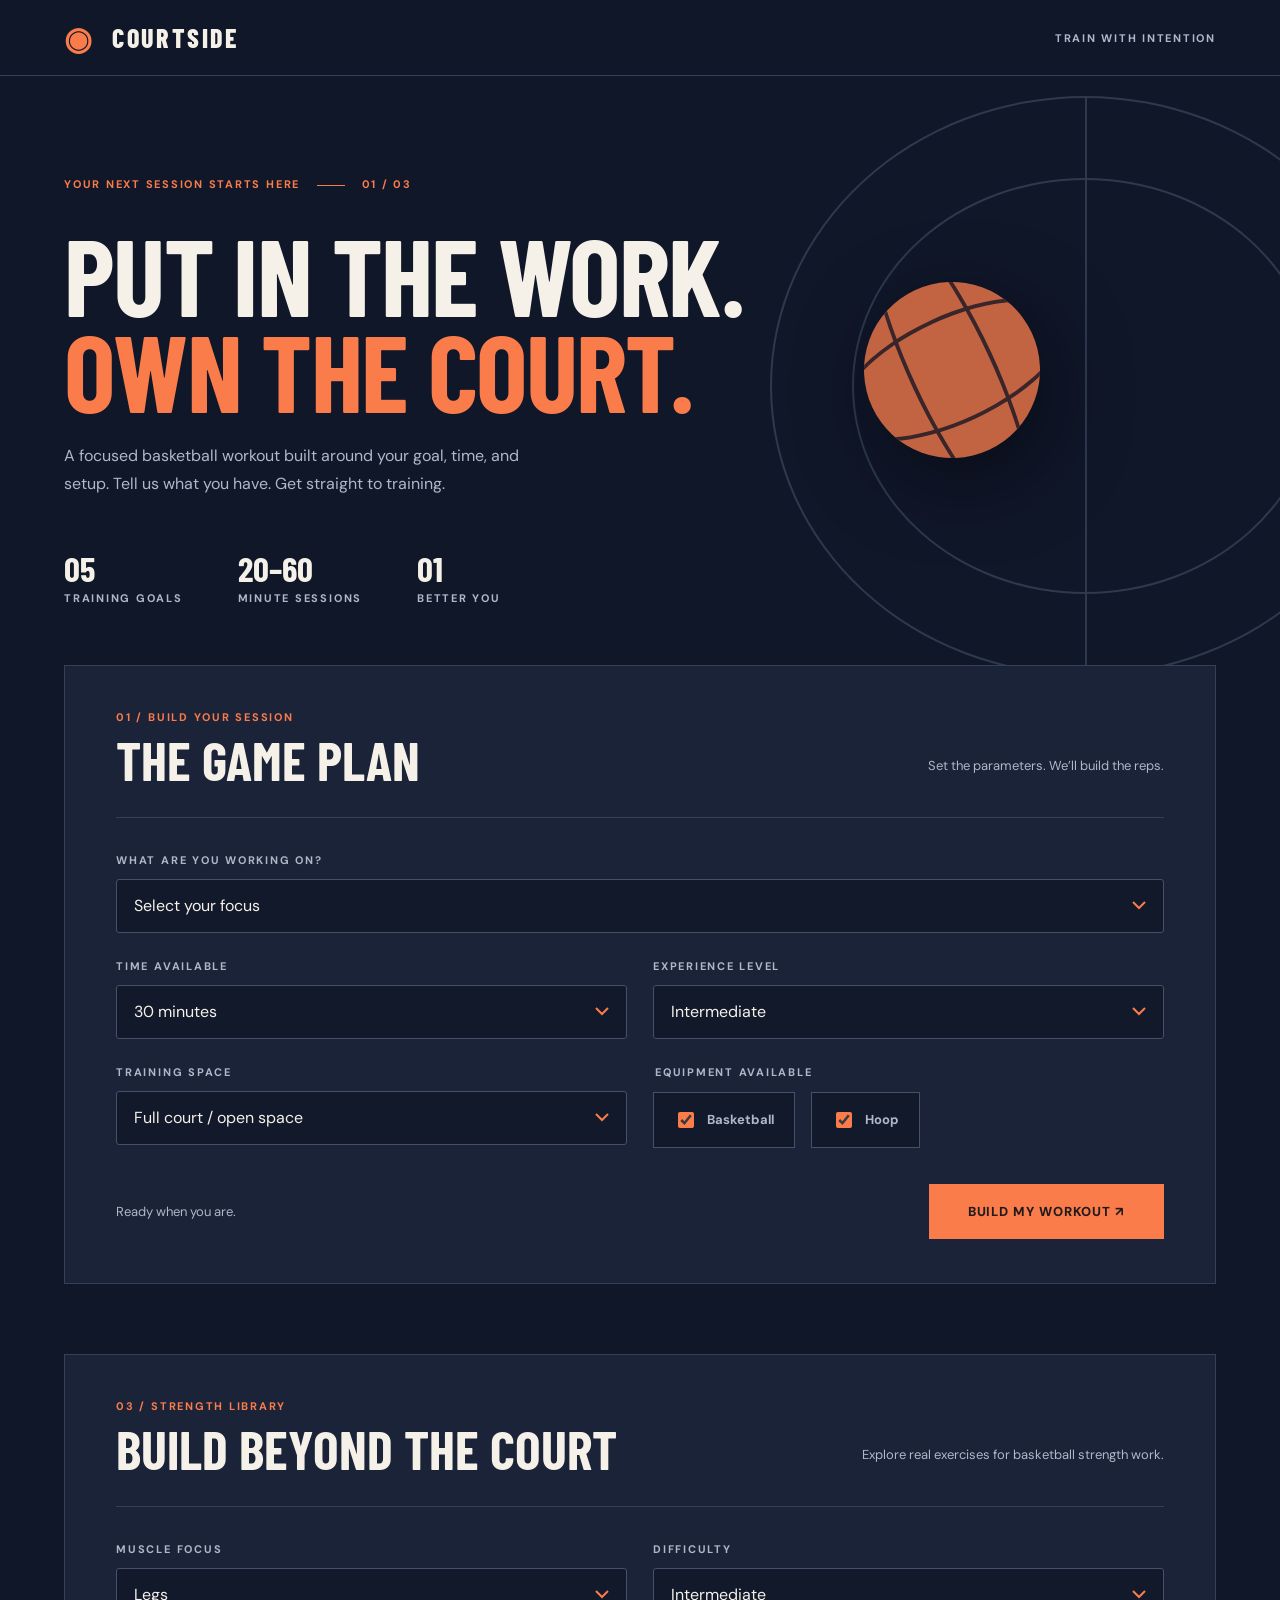
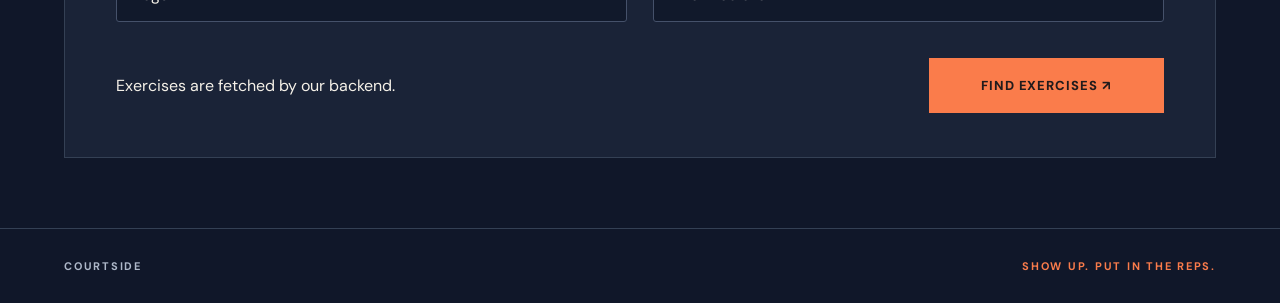
<file: version1/index.html>
<!doctype html>
<html lang="en">
<head>
  <meta charset="utf-8">
  <meta name="viewport" content="width=device-width, initial-scale=1">
  <meta name="theme-color" content="#101729">
  <title>COURTSIDE | Basketball Training</title>
  <link rel="stylesheet" href="style.css">
</head>
<body>
  <header class="masthead"><a href="#top" class="brand"><span class="brand-mark">◉</span> COURTSIDE</a><span class="header-tag">TRAIN WITH INTENTION</span></header>
  <main id="top">
    <section class="hero">
      <p class="eyebrow">YOUR NEXT SESSION STARTS HERE <span class="line"></span> 01 / 03</p>
      <h1>Put in the work.<br><em>Own the court.</em></h1>
      <p class="intro">A focused basketball workout built around your goal, time, and setup. Tell us what you have. Get straight to training.</p>
      <div class="hero-stats"><div><strong>05</strong><span>TRAINING GOALS</span></div><div><strong>20–60</strong><span>MINUTE SESSIONS</span></div><div><strong>01</strong><span>BETTER YOU</span></div></div>
      <div class="court-art" aria-hidden="true"><div class="court-circle"></div><div class="court-line"></div><div class="basketball"></div></div>
    </section>
    <section class="workspace" aria-labelledby="form-title">
      <div class="section-heading"><div><p class="eyebrow">01 / BUILD YOUR SESSION</p><h2 id="form-title">The game plan</h2></div><p>Set the parameters. We’ll build the reps.</p></div>
      <form id="workout-form" novalidate>
        <div class="field full"><label for="goal">WHAT ARE YOU WORKING ON?</label><select id="goal" required><option value="">Select your focus</option><option value="shooting">Shooting</option><option value="handling">Ball handling</option><option value="finishing">Finishing</option><option value="defense">Defense</option><option value="conditioning">Conditioning</option></select></div>
        <div class="field"><label for="minutes">TIME AVAILABLE</label><select id="minutes"><option value="20">20 minutes</option><option value="30" selected>30 minutes</option><option value="45">45 minutes</option><option value="60">60 minutes</option></select></div>
        <div class="field"><label for="level">EXPERIENCE LEVEL</label><select id="level"><option value="beginner">Beginner</option><option value="intermediate" selected>Intermediate</option><option value="advanced">Advanced</option></select></div>
        <div class="field"><label for="space">TRAINING SPACE</label><select id="space"><option value="court">Full court / open space</option><option value="small">Small space</option></select></div>
        <fieldset class="field equipment"><legend>EQUIPMENT AVAILABLE</legend><label class="check"><input type="checkbox" name="equipment" value="ball" checked> Basketball</label><label class="check"><input type="checkbox" name="equipment" value="hoop" checked> Hoop</label></fieldset>
        <div class="form-footer"><span id="status" role="status" aria-live="polite">Ready when you are.</span><button id="submit" type="submit">BUILD MY WORKOUT <span aria-hidden="true">↗</span></button></div>
      </form>
    </section>
    <section id="result" class="result" aria-live="polite" hidden></section>
    <section class="workspace strength" aria-labelledby="strength-title">
      <div class="section-heading"><div><p class="eyebrow">03 / STRENGTH LIBRARY</p><h2 id="strength-title">Build beyond the court</h2></div><p>Explore real exercises for basketball strength work.</p></div>
      <form id="exercise-form" novalidate>
        <div class="field"><label for="focus">MUSCLE FOCUS</label><select id="focus"><option value="legs">Legs</option><option value="core">Core</option><option value="upper">Chest / upper body</option></select></div>
        <div class="field"><label for="exercise-level">DIFFICULTY</label><select id="exercise-level"><option value="beginner">Beginner</option><option value="intermediate" selected>Intermediate</option><option value="advanced">Advanced</option></select></div>
        <div class="form-footer"><span id="exercise-status" role="status" aria-live="polite">Exercises are fetched by our backend.</span><button id="exercise-submit" type="submit">FIND EXERCISES <span aria-hidden="true">↗</span></button></div>
      </form>
      <div id="exercise-results" class="exercise-results" aria-live="polite" hidden></div>
    </section>
  </main>
  <footer>COURTSIDE <span>SHOW UP. PUT IN THE REPS.</span></footer>
  <script src="app.js" defer></script>
</body>
</html>
</file>
<file: version1/style.css>
@import url('https://fonts.googleapis.com/css2?family=Barlow+Condensed:wght@500;600;700;800&family=DM+Sans:wght@400;500;600;700&display=swap');
:root{color-scheme:dark;--bg:#101729;--panel:#1a2337;--line:#344054;--text:#f5f1e8;--muted:#aeb8c9;--accent:#fa7c4b}*{box-sizing:border-box}html{scroll-behavior:smooth}body{margin:0;background:var(--bg);color:var(--text);font:16px 'DM Sans',sans-serif}button,select{font:inherit}.masthead{height:76px;border-bottom:1px solid var(--line);display:flex;align-items:center;justify-content:space-between;padding:0 max(5vw,24px);position:relative;z-index:2}.brand{font:800 26px 'Barlow Condensed',sans-serif;letter-spacing:.1em;text-decoration:none;color:var(--text)}.brand-mark{color:var(--accent);font-size:32px;vertical-align:-2px;margin-right:10px}.header-tag,.eyebrow,label,legend,.hero-stats span,footer{font-size:11px;letter-spacing:.16em;font-weight:700}.header-tag{color:var(--muted)}main{max-width:1320px;margin:auto}.hero{min-height:555px;padding:90px 5% 60px;position:relative;overflow:hidden}.hero>p,.hero>h1,.hero-stats{position:relative;z-index:1;max-width:710px}.eyebrow{color:var(--accent)}.line{display:inline-block;width:28px;height:1px;background:var(--accent);vertical-align:middle;margin:0 12px}h1,h2,h3{font-family:'Barlow Condensed',Impact,sans-serif;text-transform:uppercase;margin:0}h1{font-size:clamp(64px,8.5vw,128px);line-height:.88;letter-spacing:-.015em;margin:35px 0 25px}h1 em{font-style:normal;color:var(--accent)}.intro{max-width:470px!important;color:var(--muted);line-height:1.7}.hero-stats{display:flex;gap:55px;margin-top:50px}.hero-stats div{display:flex;flex-direction:column;gap:2px}.hero-stats strong{font:700 35px 'Barlow Condensed',sans-serif}.hero-stats span{color:var(--muted)}.court-art{position:absolute;right:-120px;top:20px;width:630px;height:580px;border:2px solid #38445a;border-radius:50%;opacity:.76}.court-circle{position:absolute;inset:80px;border:2px solid #38445a;border-radius:50%}.court-line{position:absolute;left:50%;height:100%;border-left:2px solid #38445a}.basketball{position:absolute;left:92px;top:184px;width:176px;height:176px;border-radius:50%;background:var(--accent);box-shadow:0 25px 75px #0008;transform:rotate(-25deg);overflow:hidden}.basketball:before,.basketball:after{content:"";position:absolute;border:4px solid #462a2b;border-radius:50%}.basketball:before{inset:-80px 45px}.basketball:after{width:240px;height:100px;left:-35px;top:34px}.workspace{margin:0 5% 70px;background:var(--panel);border:1px solid var(--line);padding:44px clamp(22px,4vw,60px)}.section-heading{display:flex;align-items:end;justify-content:space-between;border-bottom:1px solid var(--line);padding-bottom:30px;margin-bottom:35px;gap:20px}.section-heading .eyebrow{margin:0 0 9px}h2{font-size:54px;line-height:1}.section-heading>p{color:var(--muted);font-size:13px}form{display:grid;grid-template-columns:1fr 1fr;gap:26px}.field{display:flex;flex-direction:column;gap:12px}.full{grid-column:1/-1}label,legend{color:var(--muted)}select{appearance:none;background:#11192b;color:var(--text);border:1px solid #45516a;padding:15px 42px 15px 17px;border-radius:3px;min-height:54px;background-image:url("data:image/svg+xml,%3Csvg xmlns='http://www.w3.org/2000/svg' width='14' height='9'%3E%3Cpath d='m1 1 6 6 6-6' fill='none' stroke='%23fa7c4b' stroke-width='2'/%3E%3C/svg%3E");background-position:right 17px center;background-repeat:no-repeat}select:focus-visible,button:focus-visible,input:focus-visible{outline:2px solid var(--accent);outline-offset:3px}fieldset{border:0;padding:0;margin:0}.equipment{flex-direction:row;flex-wrap:wrap;align-content:start;gap:16px}.equipment legend{margin-bottom:13px}.check{padding:16px 20px;border:1px solid #45516a;background:#11192b;letter-spacing:0;font-size:13px;cursor:pointer;display:flex;align-items:center;gap:10px}.check input{accent-color:var(--accent);width:16px;height:16px}.form-footer{grid-column:1/-1;display:flex;justify-content:space-between;align-items:center;gap:20px;margin-top:10px}#status{color:var(--muted);font-size:13px}#status.error{color:#ffb6a2}button{border:0;background:var(--accent);color:#211b1c;font-weight:800;letter-spacing:.07em;font-size:13px;padding:19px 23px;min-width:235px;cursor:pointer}button:hover{background:#ff986d}button:disabled{opacity:.6;cursor:wait}.result{margin:0 5% 100px;border:1px solid var(--line);background:var(--panel);padding:42px clamp(22px,4vw,60px)}.result-top{display:flex;justify-content:space-between;align-items:end;gap:20px;border-bottom:1px solid var(--line);padding-bottom:25px}.result h2{font-size:52px}.result h3{font-size:29px}.duration{color:var(--accent);font:700 28px 'Barlow Condensed',sans-serif}.section-card{padding:26px 0;border-bottom:1px solid var(--line)}.section-card>p,.drill p,.coach-note{color:var(--muted);line-height:1.6}.drill{display:grid;grid-template-columns:60px 1fr auto;gap:20px;padding:15px 0;align-items:start}.drill .number{font:700 19px 'Barlow Condensed',sans-serif;color:var(--accent)}.drill h4{margin:0;font-size:15px}.drill p{font-size:13px;margin:7px 0 0}.drill .time{font-size:13px;color:var(--accent);white-space:nowrap}.coach-note{border-left:3px solid var(--accent);padding-left:18px;margin-top:25px}footer{border-top:1px solid var(--line);padding:30px 5%;display:flex;justify-content:space-between;color:var(--muted)}footer span{color:var(--accent)}@media(max-width:750px){.header-tag{display:none}.hero{min-height:520px;padding-top:75px}.court-art{right:-450px;opacity:.3}.hero-stats{gap:23px}.hero-stats strong{font-size:27px}.hero-stats span{font-size:9px}.section-heading{display:block}.section-heading>p{margin-bottom:0}form{grid-template-columns:1fr}.full,.form-footer{grid-column:1}.form-footer{align-items:stretch;flex-direction:column}button{width:100%}.result-top{align-items:start;flex-direction:column}footer{gap:15px;flex-wrap:wrap}}
:root .strength{margin-top:60px}.exercise-results{margin-top:35px;border-top:1px solid var(--line);padding-top:25px}.exercise-card{padding:22px 0;border-bottom:1px solid var(--line)}.exercise-card .number{color:var(--accent);font:700 20px 'Barlow Condensed',sans-serif}.exercise-card h3{display:inline-block;margin-left:15px;font-size:28px}.exercise-card p{color:var(--muted);font-size:14px;line-height:1.7}.exercise-card .exercise-meta{text-transform:capitalize;color:var(--accent);font-size:12px}.exercise-card .safety{border-left:2px solid var(--accent);padding-left:14px}
</file>
